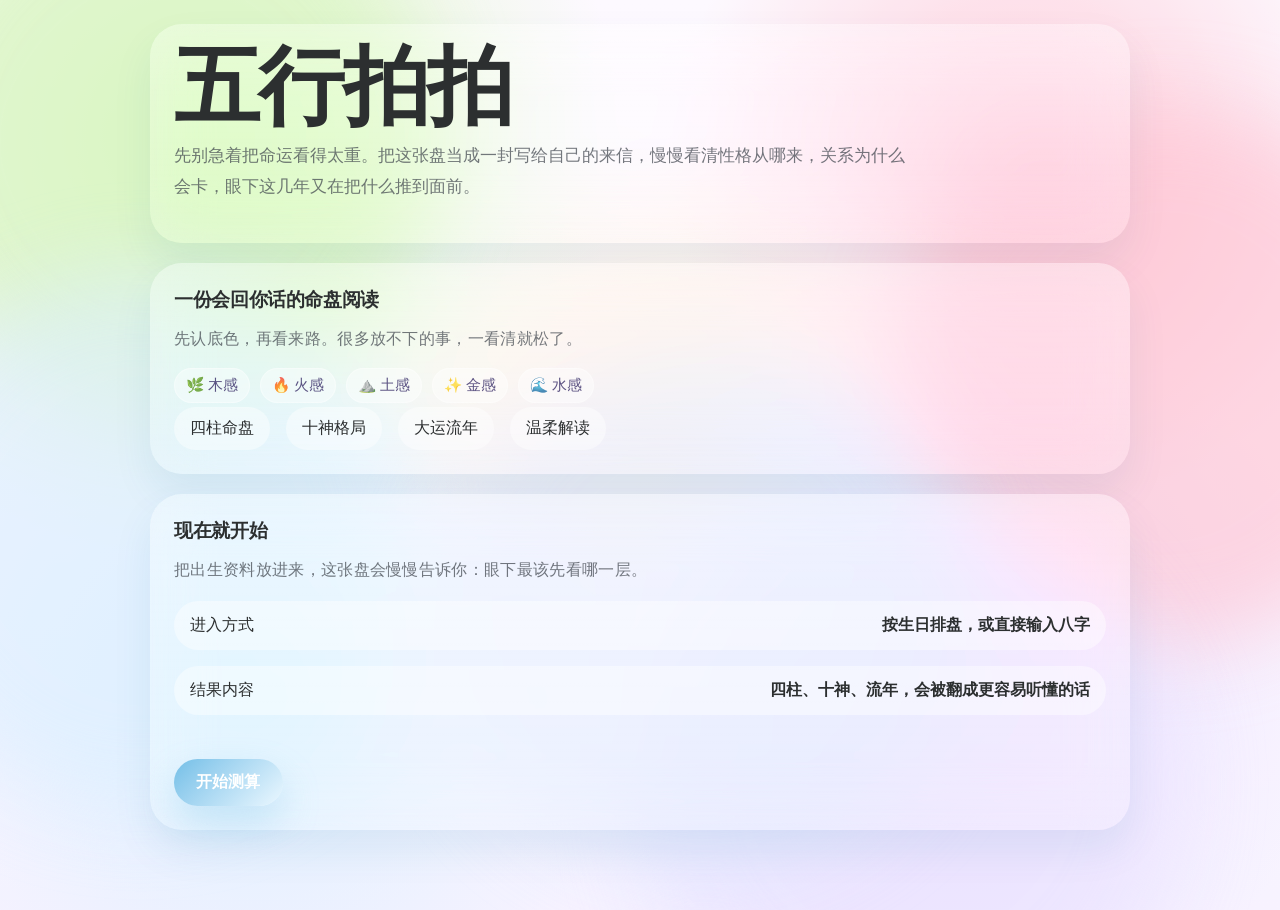
<file: index.html>
﻿<!DOCTYPE html>
<html lang="zh-CN">
  <head>
    <meta charset="UTF-8" />
    <meta name="viewport" content="width=device-width, initial-scale=1.0" />
    <title>五行拍拍 | 命盘气场阅读</title>
    <meta
      name="description"
      content="五行拍拍是一款以治愈感与光晕渐变风呈现的命盘气场阅读网站。先从首页进入，再到开始测算页，查看四柱、十神、格局、大运与流年。"
    />
    <meta name="wxp-api-base" content="" />
    <link rel="stylesheet" href="./static/styles.css?v=20260501b" />
  </head>
  <body>
    <div class="ambient ambient-a"></div>
    <div class="ambient ambient-b"></div>
    <div class="ambient ambient-c"></div>
    <div class="ambient ambient-d"></div>
    <div class="ambient ambient-e"></div>

    <div class="page-shell">
      <header class="hero">
        <div class="hero-copy glow-card hero-copy-wide">
          <h1>五行拍拍</h1>
          <p class="hero-text">
            先别急着把命运看得太重。把这张盘当成一封写给自己的来信，慢慢看清性格从哪来，关系为什么会卡，眼下这几年又在把什么推到面前。
          </p>
        </div>
      </header>

      <main>
        <section class="calculator">
          <div class="stacked-workspace">
            <section class="panel glow-card landing-panel">
              <div class="panel-header">
                <h3>一份会回你话的命盘阅读</h3>
                <p class="poetic-copy">先认底色，再看来路。很多放不下的事，一看清就松了。</p>
              </div>
              <div class="emoji-sticker-row" aria-hidden="true">
                <span>🌿 木感</span>
                <span>🔥 火感</span>
                <span>⛰️ 土感</span>
                <span>✨ 金感</span>
                <span>🌊 水感</span>
              </div>
              <div class="orbit-stack">
                <span>四柱命盘</span>
                <span>十神格局</span>
                <span>大运流年</span>
                <span>温柔解读</span>
              </div>
            </section>

            <section class="panel glow-card landing-panel">
              <div class="panel-header">
                <h3>现在就开始</h3>
                <p class="poetic-copy">把出生资料放进来，这张盘会慢慢告诉你：眼下最该先看哪一层。</p>
              </div>
              <div class="stacked-meta">
                <div class="meta-pill">
                  <span>进入方式</span>
                  <strong>按生日排盘，或直接输入八字</strong>
                </div>
                <div class="meta-pill">
                  <span>结果内容</span>
                  <strong>四柱、十神、流年，会被翻成更容易听懂的话</strong>
                </div>
                <div class="hero-actions">
                  <a class="button primary" href="./calculator.html">开始测算</a>
                </div>
              </div>
            </section>
          </div>
        </section>
      </main>
    </div>
  </body>
</html>
</file>
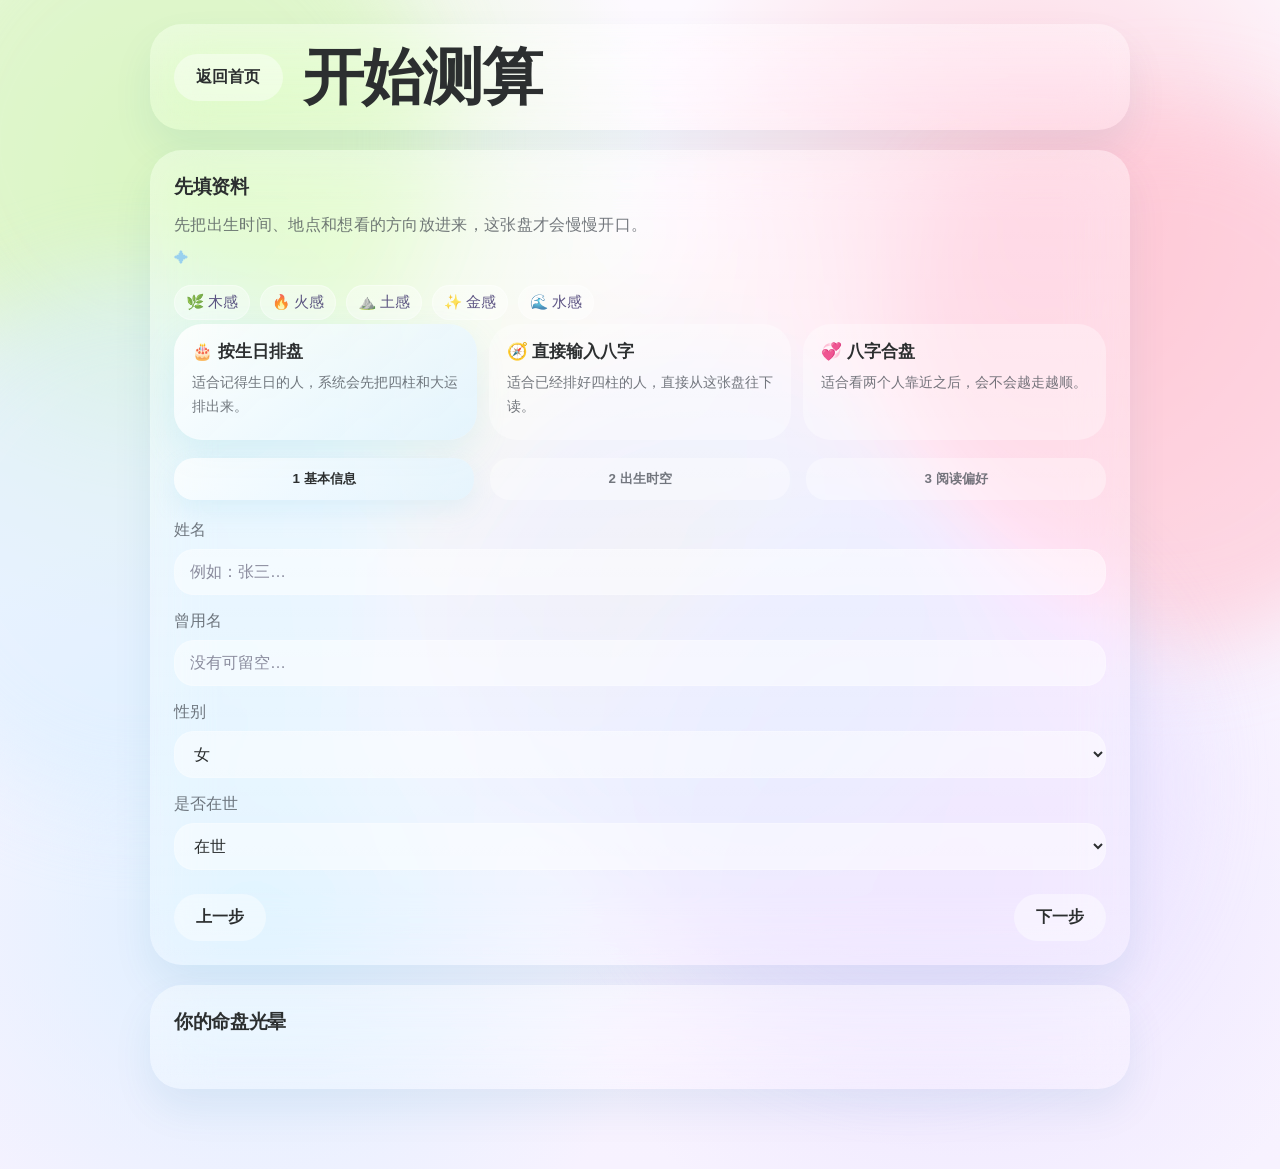
<file: calculator.html>
﻿<!DOCTYPE html>
<html lang="zh-CN">
  <head>
    <meta charset="UTF-8" />
    <meta name="viewport" content="width=device-width, initial-scale=1.0" />
    <title>开始测算 | 五行拍拍</title>
    <meta
      name="description"
      content="进入五行拍拍开始测算页，按生日排盘或直接输入八字，查看四柱、十神、格局、大运与流年解读。"
    />
    <meta name="wxp-api-base" content="" />
    <link rel="stylesheet" href="./static/styles.css?v=20260501b" />
  </head>
  <body>
    <div class="ambient ambient-a"></div>
    <div class="ambient ambient-b"></div>
    <div class="ambient ambient-c"></div>
    <div class="ambient ambient-d"></div>
    <div class="ambient ambient-e"></div>

    <div class="page-shell">
      <main class="calculator-page standalone-page">
        <section class="page-topbar glow-card" aria-label="page navigation">
          <a class="button ghost" href="./index.html">返回首页</a>
          <div class="page-topbar-copy">
            <h1>开始测算</h1>
          </div>
        </section>

        <section class="calculator" id="calculator">
          <div class="stacked-workspace">
            <section class="panel form-panel glow-card">
              <div class="panel-header">
                <h3>先填资料</h3>
                <p class="soft-copy poetic-copy">先把出生时间、地点和想看的方向放进来，这张盘才会慢慢开口。</p>
                <p class="draft-status is-hidden" id="draft-status" aria-live="polite"></p>
              </div>

              <div class="emoji-sticker-row" aria-hidden="true">
                <span>🌿 木感</span>
                <span>🔥 火感</span>
                <span>⛰️ 土感</span>
                <span>✨ 金感</span>
                <span>🌊 水感</span>
              </div>

              <div class="mode-switch" aria-label="calculation mode">
                <button class="mode-tab is-active" type="button" data-mode-target="profile-mode">
                  <strong>🎂 按生日排盘</strong>
                  <small>适合记得生日的人，系统会先把四柱和大运排出来。</small>
                </button>
                <button class="mode-tab" type="button" data-mode-target="bazi-mode">
                  <strong>🧭 直接输入八字</strong>
                  <small>适合已经排好四柱的人，直接从这张盘往下读。</small>
                </button>
                <button class="mode-tab" type="button" data-mode-target="compatibility-mode">
                  <strong>💞 八字合盘</strong>
                  <small>适合看两个人靠近之后，会不会越走越顺。</small>
                </button>
              </div>

              <div class="mode-panel is-active" id="profile-mode">
                <div class="stepper" aria-label="steps">
                  <button class="step is-active" type="button" data-step-target="0">1 基本信息</button>
                  <button class="step" type="button" data-step-target="1">2 出生时空</button>
                  <button class="step" type="button" data-step-target="2">3 阅读偏好</button>
                </div>

                <form id="bazi-form" class="wizard-form">
                  <section class="step-panel is-active" data-step-panel="0">
                    <label>
                      <span>姓名</span>
                      <input name="name" type="text" placeholder="例如：张三…" autocomplete="name" required />
                    </label>
                    <label>
                      <span>曾用名</span>
                      <input name="formerName" type="text" placeholder="没有可留空…" autocomplete="off" />
                    </label>
                    <label>
                      <span>性别</span>
                      <select name="gender" autocomplete="sex" required>
                        <option value="female">女</option>
                        <option value="male">男</option>
                      </select>
                    </label>
                    <label>
                      <span>是否在世</span>
                      <select name="status" autocomplete="off" required>
                        <option value="alive">在世</option>
                        <option value="deceased">已故</option>
                      </select>
                    </label>
                  </section>

                  <section class="step-panel" data-step-panel="1">
                    <p class="step-note">形分昼夜，气有浅深。知道准确时间就直接填写；如果不确定，也可以按十二时辰选一个最接近的时间段继续测算。</p>
                    <label>
                      <span>阳历生日</span>
                      <input
                        name="birthday"
                        id="birthday-input"
                        type="text"
                        inputmode="numeric"
                        placeholder="例如：20010129"
                        autocomplete="bday"
                        required
                      />
                      <small class="input-hint">也可以输入 2001-01-29，系统会自动识别；不知道准确时间也可以先选下方的模糊时段。</small>
                    </label>
                    <label>
                      <span>出生时间</span>
                      <input name="birthTime" id="birth-time-input" type="time" autocomplete="off" />
                    </label>
                    <label>
                      <span>时间模糊描述</span>
                      <select name="timeRange" id="time-range-select" autocomplete="off">
                        <option value="exact">已提供精确时间</option>
                        <option value="late-zi">深夜 23:00-01:00</option>
                        <option value="chou">凌晨 01:00-03:00</option>
                        <option value="yin">黎明 03:00-05:00</option>
                        <option value="mao">早晨 05:00-07:00</option>
                        <option value="chen">早餐后 07:00-09:00</option>
                        <option value="si">上午 09:00-11:00</option>
                        <option value="wu">中午 11:00-13:00</option>
                        <option value="wei">午后 13:00-15:00</option>
                        <option value="shen">下午 15:00-17:00</option>
                        <option value="you">傍晚 17:00-19:00</option>
                        <option value="early-night">晚上 19:00-21:00</option>
                        <option value="late-night">晚上 21:00-23:00</option>
                        <option value="unknown">不确定</option>
                      </select>
                    </label>
                    <label>
                      <span>出生地</span>
                      <input name="birthplace" type="text" placeholder="例如：上海市…" autocomplete="address-level2" required />
                    </label>
                    <label>
                      <span>农历生日备注</span>
                      <input name="lunarNote" type="text" placeholder="不知道可留空…" autocomplete="off" />
                    </label>
                  </section>

                  <section class="step-panel" data-step-panel="2">
                    <fieldset class="choice-group">
                      <legend>优先想看</legend>
                      <div class="choice-grid">
                        <label class="choice-card">
                          <input type="radio" name="focus" value="overall" checked />
                          <span>综合命盘</span>
                          <small>先看整张盘的底色、主轴和眼下这步运。</small>
                        </label>
                        <label class="choice-card">
                          <input type="radio" name="focus" value="career" />
                          <span>事业财运</span>
                          <small>更看工作位置、赚钱方式和现实推进力。</small>
                        </label>
                        <label class="choice-card">
                          <input type="radio" name="focus" value="relationship" />
                          <span>感情婚姻</span>
                          <small>更看关系需求、相处模式和回应感。</small>
                        </label>
                        <label class="choice-card">
                          <input type="radio" name="focus" value="annual" />
                          <span>年度流年</span>
                          <small>更看接下来几年会被推到眼前的主题。</small>
                        </label>
                      </div>
                    </fieldset>
                    <label>
                      <span>想看的时间范围</span>
                      <select name="horizon" autocomplete="off">
                        <option value="3">未来 3 年</option>
                        <option value="5">未来 5 年</option>
                        <option value="10">未来 10 年</option>
                      </select>
                    </label>
                    <label>
                      <span>补充说明</span>
                      <textarea
                        name="notes"
                        rows="5"
                        placeholder="例如：更想看工作节奏、关系状态、未来几年是否适合换环境…"
                        autocomplete="off"
                      ></textarea>
                    </label>
                  </section>

                  <div class="form-actions">
                    <button type="button" class="button ghost" id="prev-step">上一步</button>
                    <div class="action-group">
                      <button type="button" class="button secondary" id="next-step">下一步</button>
                      <button type="submit" class="button primary" hidden>生成光晕命盘</button>
                    </div>
                  </div>
                  <p class="form-feedback is-hidden" id="form-feedback" role="alert"></p>
                </form>
              </div>

              <div class="mode-panel" id="bazi-mode">
                <form id="bazi-direct-form" class="wizard-form">
                  <label>
                    <span>姓名</span>
                    <input name="name" type="text" placeholder="例如：李四…" autocomplete="name" required />
                  </label>
                  <label>
                    <span>性别</span>
                    <select name="gender" autocomplete="sex" required>
                      <option value="female">女</option>
                      <option value="male">男</option>
                    </select>
                  </label>
                  <label>
                    <span>年柱</span>
                    <input name="yearPillar" type="text" placeholder="例如：庚辰…" autocomplete="off" required />
                  </label>
                  <label>
                    <span>月柱</span>
                    <input name="monthPillar" type="text" placeholder="例如：己丑…" autocomplete="off" required />
                  </label>
                  <label>
                    <span>日柱</span>
                    <input name="dayPillar" type="text" placeholder="例如：壬辰…" autocomplete="off" required />
                  </label>
                  <label>
                    <span>时柱</span>
                    <input name="timePillar" type="text" placeholder="例如：庚戌，不知道可留空…" autocomplete="off" />
                  </label>
                  <fieldset class="choice-group">
                    <legend>优先想看</legend>
                    <div class="choice-grid">
                      <label class="choice-card">
                        <input type="radio" name="focus" value="overall" checked />
                        <span>综合命盘</span>
                        <small>先看整张盘的底色、主轴和眼下这步运。</small>
                      </label>
                      <label class="choice-card">
                        <input type="radio" name="focus" value="career" />
                        <span>事业财运</span>
                        <small>更看工作位置、赚钱方式和现实推进力。</small>
                      </label>
                      <label class="choice-card">
                        <input type="radio" name="focus" value="relationship" />
                        <span>感情婚姻</span>
                        <small>更看关系需求、相处模式和回应感。</small>
                      </label>
                      <label class="choice-card">
                        <input type="radio" name="focus" value="annual" />
                        <span>年度流年</span>
                        <small>更看接下来几年会被推到眼前的主题。</small>
                      </label>
                    </div>
                  </fieldset>
                  <label>
                    <span>想看的时间范围</span>
                    <select name="horizon" autocomplete="off">
                      <option value="3">未来 3 年</option>
                      <option value="5">未来 5 年</option>
                      <option value="10">未来 10 年</option>
                    </select>
                  </label>
                  <p class="soft-copy">如果你已经从别处排好了八字，这里可以直接输入四柱。后续补充阳历生日与出生时间，还能继续细化起运与大运。</p>
                  <button type="submit" class="button primary">按八字直接测算</button>
                  <p class="form-feedback is-hidden" id="direct-form-feedback" role="alert"></p>
                </form>
              </div>

              <div class="mode-panel" id="compatibility-mode">
                <form id="compatibility-form" class="wizard-form compatibility-form">
                  <div class="compatibility-form-intro">
                    <span class="upgrade-tag unlock">免费合盘 1 次</span>
                    <p>先填两个人的出生资料。时间不知道也可以选模糊时段，系统会先看两张盘的日主、五行、夫妻宫、十神和大运节奏。</p>
                  </div>
                  <div class="compatibility-person-grid">
                    <section class="compatibility-person-card">
                      <h4>你的资料</h4>
                      <label>
                        <span>姓名</span>
                        <input name="selfName" type="text" placeholder="例如：张三" autocomplete="name" required />
                      </label>
                      <label>
                        <span>性别</span>
                        <select name="selfGender" autocomplete="sex" required>
                          <option value="female">女</option>
                          <option value="male">男</option>
                        </select>
                      </label>
                      <label>
                        <span>阳历生日</span>
                        <input name="selfBirthday" type="text" inputmode="numeric" data-birthday-format placeholder="例如：20010129" required />
                        <small class="input-hint">也可输入 2001-01-29，会自动识别。</small>
                      </label>
                      <label>
                        <span>出生时间</span>
                        <input name="selfBirthTime" type="time" autocomplete="off" />
                      </label>
                      <label>
                        <span>时间模糊描述</span>
                        <select name="selfTimeRange" autocomplete="off">
                          <option value="exact">已提供精确时间</option>
                          <option value="late-zi">深夜 23:00-01:00</option>
                          <option value="chou">凌晨 01:00-03:00</option>
                          <option value="yin">黎明 03:00-05:00</option>
                          <option value="mao">早晨 05:00-07:00</option>
                          <option value="chen">早餐后 07:00-09:00</option>
                          <option value="si">上午 09:00-11:00</option>
                          <option value="wu">中午 11:00-13:00</option>
                          <option value="wei">午后 13:00-15:00</option>
                          <option value="shen">下午 15:00-17:00</option>
                          <option value="you">傍晚 17:00-19:00</option>
                          <option value="early-night">晚上 19:00-21:00</option>
                          <option value="late-night">晚上 21:00-23:00</option>
                          <option value="unknown">不确定</option>
                        </select>
                      </label>
                      <label>
                        <span>出生地</span>
                        <input name="selfBirthplace" type="text" placeholder="例如：上海市" required />
                      </label>
                    </section>

                    <section class="compatibility-person-card">
                      <h4>对方资料</h4>
                      <label>
                        <span>姓名</span>
                        <input name="partnerName" type="text" placeholder="例如：李四" autocomplete="off" required />
                      </label>
                      <label>
                        <span>性别</span>
                        <select name="partnerGender" autocomplete="sex" required>
                          <option value="female">女</option>
                          <option value="male">男</option>
                        </select>
                      </label>
                      <label>
                        <span>阳历生日</span>
                        <input name="partnerBirthday" type="text" inputmode="numeric" data-birthday-format placeholder="例如：19990808" required />
                        <small class="input-hint">不知道准确时间也没关系，先选一个最接近的时段。</small>
                      </label>
                      <label>
                        <span>出生时间</span>
                        <input name="partnerBirthTime" type="time" autocomplete="off" />
                      </label>
                      <label>
                        <span>时间模糊描述</span>
                        <select name="partnerTimeRange" autocomplete="off">
                          <option value="exact">已提供精确时间</option>
                          <option value="late-zi">深夜 23:00-01:00</option>
                          <option value="chou">凌晨 01:00-03:00</option>
                          <option value="yin">黎明 03:00-05:00</option>
                          <option value="mao">早晨 05:00-07:00</option>
                          <option value="chen">早餐后 07:00-09:00</option>
                          <option value="si">上午 09:00-11:00</option>
                          <option value="wu">中午 11:00-13:00</option>
                          <option value="wei">午后 13:00-15:00</option>
                          <option value="shen">下午 15:00-17:00</option>
                          <option value="you">傍晚 17:00-19:00</option>
                          <option value="early-night">晚上 19:00-21:00</option>
                          <option value="late-night">晚上 21:00-23:00</option>
                          <option value="unknown">不确定</option>
                        </select>
                      </label>
                      <label>
                        <span>出生地</span>
                        <input name="partnerBirthplace" type="text" placeholder="例如：杭州市" required />
                      </label>
                    </section>
                  </div>
                  <div class="form-actions">
                    <p class="soft-copy">免费合盘用完后，继续深读为 9.9 / 次。</p>
                    <button type="submit" class="button primary">开始合盘测算</button>
                  </div>
                  <p class="form-feedback is-hidden" id="compatibility-form-feedback" role="alert"></p>
                </form>
              </div>
            </section>

            <section class="panel result-panel glow-card" id="result-panel">
              <div class="panel-header result-heading">
                <div>
                  <h3>你的命盘光晕</h3>
                </div>
              </div>

              <div class="result-empty" id="result-empty">
              </div>

              <div class="result-content is-hidden" id="result-content">
                <article class="share-card glow-card" id="share-card">
                  <div class="share-card-top">
                    <div>
                      <p class="summary-label">适合截图分享</p>
                      <h3 id="share-card-title">-</h3>
                      <p id="share-card-subtitle" class="share-card-subtitle">-</p>
                    </div>
                    <div class="share-card-stickers" id="share-card-tags"></div>
                  </div>
                  <blockquote class="share-card-quote" id="share-card-quote">-</blockquote>
                  <div class="share-card-grid">
                    <section class="share-card-cell">
                      <span>最像这一点</span>
                      <p id="share-card-energy">-</p>
                    </section>
                    <section class="share-card-cell">
                      <span>最近正在学</span>
                      <p id="share-card-momentum">-</p>
                    </section>
                    <section class="share-card-cell">
                      <span>顺起来的条件</span>
                      <p id="share-card-comfort">-</p>
                    </section>
                  </div>
                  <div class="share-card-footer">
                    <strong>五行拍拍</strong>
                    <span>把命盘翻成更容易看懂的话</span>
                  </div>
                </article>

                <section class="summary-band">
                  <div class="summary-card glow-card">
                    <p class="summary-label" id="summary-label-name">命盘原型</p>
                    <h4 id="summary-name">-</h4>
                    <p id="summary-theme" class="summary-subtext">-</p>
                    <div class="summary-badges" id="summary-badges"></div>
                  </div>
                  <div class="summary-card glow-card">
                    <p class="summary-label" id="summary-label-day-master">日主气质</p>
                    <h4 id="summary-day-master">-</h4>
                    <p id="summary-lunar" class="summary-subtext">-</p>
                    <p id="summary-day-note" class="summary-support">-</p>
                  </div>
                  <div class="summary-card glow-card">
                    <p class="summary-label" id="summary-label-stage">现在这步</p>
                    <h4 id="summary-pattern">-</h4>
                    <p id="summary-time-note" class="summary-subtext">-</p>
                    <p id="summary-stage-vibe" class="summary-support">-</p>
                  </div>
                </section>

                <article class="result-card wide glow-card">
                  <div class="insight-list">
                    <section class="insight-card insight-primary">
                      <h5>命盘底色</h5>
                      <p id="analysis-overview">-</p>
                    </section>
                    <div class="insight-grid">
                      <section class="insight-card">
                        <h5>给人的感觉</h5>
                        <p id="analysis-public-persona">-</p>
                      </section>
                      <section class="insight-card">
                        <h5>亲密关系里的模式</h5>
                        <p id="analysis-intimacy">-</p>
                      </section>
                    </div>
                    <div class="insight-grid insight-grid-compact">
                      <section class="insight-card">
                        <h5>容易内耗的地方</h5>
                        <p id="analysis-burnout">-</p>
                      </section>
                      <section class="insight-card">
                        <h5>最需要的关系安全感</h5>
                        <p id="analysis-security-need">-</p>
                      </section>
                      <section class="insight-card">
                        <h5>未来两三年的变化重心</h5>
                        <p id="analysis-change-area">-</p>
                      </section>
                    </div>
                  </div>
                </article>

                <article class="result-card wide glow-card">
                  <div class="card-header">
                    <h4>你的五行属性</h4>
                    <p>先看哪一股气最显眼。很多舒服不舒服、顺不顺，往往都跟这一层有关。</p>
                  </div>
                  <div id="elements-chart" class="elements-chart"></div>
                </article>

                <article class="result-card wide glow-card featured-reading">
                  <div class="card-header featured-header">
                    <h4>温柔解读</h4>
                    <p class="poetic-copy">先别急着把这张盘看重，先看心里最常绷着的是哪一层。</p>
                  </div>
                  <div class="featured-copy" id="analysis-healing">-</div>
                </article>

                <section class="result-grid">
                  <article class="result-card wide glow-card hero-result-card">
                    <div class="card-header">
                      <h4>四柱与十神</h4>
                      <p>四柱排开后，性格、关系和做事路数都会慢慢有迹可循。这里也补上常看的神煞，拿来当辅助线索一起读。</p>
                    </div>
                    <div class="table-wrap">
                      <table class="pillars-table">
                        <thead>
                          <tr>
                            <th>四柱</th>
                            <th>天干</th>
                            <th>地支</th>
                            <th>五行</th>
                            <th>藏干 / 十神 / 纳音 / 神煞</th>
                          </tr>
                        </thead>
                        <tbody id="pillars-body"></tbody>
                      </table>
                    </div>
                    <p class="soft-copy">神煞更像给整张盘打侧光。桃花、红鸾、天喜偏人缘和关系气场，驿马偏变动和奔波，天乙、文昌、天德、月德更像有人提携、脑子清亮，或关键时刻容易逢到顺手的助力。它们不单独定吉凶，还是要放回整张盘里一起看；不是每一柱都会见到贵人，没有写出来也不代表不好。</p>
                    <div class="shen-sha-summary" id="shen-sha-summary"></div>
                  </article>

                  <article class="result-card glow-card">
                    <div class="card-header">
                      <h4>格局与大运</h4>
                      <p>格局像这张盘做事的骨架，大运像这几年一直在吹的风。两边一起看，很多问题会更落地。</p>
                    </div>
                    <div class="stacked-meta">
                      <div class="meta-pill">
                        <span>格局</span>
                        <strong id="geju-label">-</strong>
                      </div>
                      <p id="geju-summary" class="soft-copy">-</p>
                      <div class="meta-pill">
                        <span>当前大运</span>
                        <strong id="current-dayun">-</strong>
                      </div>
                      <p id="dayun-summary" class="soft-copy">-</p>
                    </div>
                  </article>

                  <article class="result-card glow-card">
                    <div class="card-header">
                      <h4>时辰校准</h4>
                      <p>时间不准也别急，先把不会变的底色看稳，再慢慢缩小时段。</p>
                    </div>
                    <div class="stacked-meta">
                      <div class="meta-pill">
                        <span>当前状态</span>
                        <strong id="time-mode-label">-</strong>
                      </div>
                      <p id="time-mode-summary" class="soft-copy">-</p>
                      <div id="time-candidates" class="chip-grid"></div>
                      <p id="time-mode-prompt" class="soft-copy">-</p>
                    </div>
                  </article>

                  <article class="result-card wide glow-card">
                    <div class="card-header">
                      <h4>十神主题</h4>
                      <p>可以先把十神当成几种常用反应：有人先想透，有人先表达，有人先看值不值得。</p>
                    </div>
                    <div id="ten-gods-grid" class="chip-grid"></div>
                  </article>

                  <article class="result-card wide glow-card">
                    <div class="card-header">
                      <h4>未来流年卡片</h4>
                      <p>先看接下来几年会把什么推到台前，不急着一句话分好坏。</p>
                    </div>
                    <div id="annual-cards" class="annual-grid"></div>
                  </article>

                  <article class="result-card wide glow-card dream-feature-card">
                    <div class="card-header">
                      <h4>梦境解读</h4>
                      <p>梦不是单独拿出来猜吉凶，更像心里有句话白天没说完，晚上换了个画面继续说。</p>
                    </div>
                    <div class="dream-feature-shell">
                      <div class="dream-feature-copy">
                        <p>这个模块最适合解那种醒来后还黏在心上的梦。越能说清楚梦里最刺的一幕、最重的感觉，解读就越像在对症下药。</p>
                        <div class="upgrade-examples">
                          <span>示例：梦见考试怎么写也写不完，常常不是在说考试本身，而是在说“我不能失手”的压力。</span>
                          <span>示例：梦见一直找路、回家或赶不上车，往往是在提醒：现实里有件事还没真正定下来。</span>
                        </div>
                      </div>
                      <div class="dream-feature-action">
                        <span class="upgrade-tag unlock">此设备今日 1 次免费</span>
                        <p class="dream-quota-note" id="dream-quota-note">今天先从最挂心的一场梦开始。</p>
                        <button type="button" class="button secondary dream-button" data-dream-unlock>开始解梦</button>
                      </div>
                    </div>
                    <form class="dream-form" id="dream-form">
                      <label>
                        <span>昨晚最记得的一幕</span>
                        <textarea
                          id="dream-input"
                          rows="4"
                          placeholder="例如：梦见考试一直写不完，醒来后心里还是很紧。"
                          required
                        ></textarea>
                      </label>
                      <div class="dream-actions">
                        <button type="submit" class="button primary">解读这个梦</button>
                        <p class="dream-form-note">建议把梦里最刺的一幕、最强的情绪、醒来后最放不下的点说出来。</p>
                      </div>
                    </form>
                      <p class="form-feedback is-hidden" id="dream-feedback" aria-live="polite"></p>
                      <section class="dream-paywall is-hidden" id="dream-paywall">
                        <div>
                          <span class="upgrade-tag paid">付费解锁</span>
                          <h5>今日梦境深读</h5>
                          <p>此设备今天的免费解梦已经用完。如果这个梦还反复挂在心里，可以用 9.9 手动确认解锁一次更完整的深读。</p>
                        </div>
                        <button type="button" class="button primary" data-checkout-scroll data-checkout-service="dream">9.9 解锁梦境深读</button>
                      </section>
                      <section class="dream-response is-hidden" id="dream-response">
                        <div class="followup-response-header">
                          <h5>把梦放回这张命盘里看</h5>
                        <p>先看梦在演什么，再看这张盘眼下最容易被触动的是哪一层。</p>
                      </div>
                      <div id="dream-thread" class="followup-thread"></div>
                      </section>
                    </article>

                    <article class="result-card wide glow-card compatibility-card">
                      <div class="card-header">
                        <h4>八字合盘</h4>
                        <p>想看两个人靠近之后是互相养人，还是越走越累，就从这里开始。</p>
                      </div>
                      <div class="compatibility-shell">
                        <div class="compatibility-copy">
                          <span class="upgrade-tag unlock">免费体验 1 次</span>
                          <h5>关系合盘深读</h5>
                          <p>会把两个人的日主、五行、夫妻宫、十神互动和这几年运势放在一起看，不只看合不合，更看怎么相处才不容易互耗。</p>
                          <div class="upgrade-examples">
                            <span>示例：谁更需要安全感，谁更容易先退一步？</span>
                            <span>示例：这段关系是互相滋养，还是容易一方长期消耗？</span>
                            <span>示例：接下来两三年适合确认关系，还是先把现实问题谈清？</span>
                          </div>
                        </div>
                        <div class="compatibility-action">
                          <p>先免费看一次关系底色。如果还想继续细看卡点、推进节奏和未来两三年的变化，再用 9.9 往下看。</p>
                          <button type="button" class="button primary" data-compatibility-action>免费体验合盘</button>
                        </div>
                      </div>
                      <section class="compatibility-response is-hidden" id="compatibility-response"></section>
                    </article>

                    <article class="result-card wide glow-card checkout-card is-hidden" id="checkout-card">
                      <div class="card-header">
                        <h4 id="checkout-title">确认解锁</h4>
                        <p id="checkout-description">这是手动确认版支付入口。扫码后回到这里确认，对应内容会继续展开。</p>
                      </div>
                      <div class="checkout-grid">
                        <div class="checkout-plan">
                          <span class="upgrade-tag paid" id="checkout-service-label">付费解锁</span>
                          <h5 id="checkout-price">¥9.9 / 次</h5>
                          <p id="checkout-service-copy">适合把一个具体问题继续往下看。付款完成后，页面会回到刚才的模块。</p>
                        </div>
                        <div class="checkout-qr-card">
                          <img src="./static/payments/wechat-pay.png" alt="微信收款码" />
                          <p>请使用微信扫码支付 9.9。当前页面不会自动校验支付状态，完成后回到这一页手动确认。</p>
                          <button type="button" class="button primary" id="checkout-complete">我已扫码支付，继续查看</button>
                          <button type="button" class="button ghost" id="checkout-cancel">暂时不解锁</button>
                        </div>
                      </div>
                    </article>

                    <article class="result-card wide glow-card followup-card">
                    <div class="card-header">
                      <h4>继续往下问</h4>
                      <p>此设备每天 1 次免费追问。想把一个具体问题看深一点，就从这里接着问。</p>
                    </div>
                    <div class="followup-shell">
                      <div class="followup-suggestions" id="followup-suggestions"></div>
                      <form class="followup-form" id="followup-form">
                        <label>
                          <span>现在最想继续问什么</span>
                          <textarea
                            id="followup-input"
                            rows="4"
                            placeholder="例如：我接下来两年更适合换工作，还是先稳住？"
                            required
                          ></textarea>
                        </label>
                        <div class="followup-actions">
                          <button type="submit" class="button primary">继续看看</button>
                        </div>
                      </form>
                      <section class="followup-response is-hidden" id="followup-response">
                        <div class="followup-response-header">
                          <h5>刚才问到这里</h5>
                          <p>这一栏会接着上一个问题往下走，不用每次都从头讲。</p>
                        </div>
                        <div id="followup-thread" class="followup-thread"></div>
                      </section>
                      <section class="followup-upgrade is-hidden" id="followup-upgrade">
                        <div class="followup-upgrade-grid">
                          <article class="upgrade-card">
                            <span class="upgrade-tag paid">9.9 / 次</span>
                            <h5>继续细看</h5>
                            <p>今天的免费追问用完后，还可以把问题收窄到一个具体场景继续往下看。比如“这两年换工作最该避开什么”或“关系里最容易先卡在哪一句话”。</p>
                            <div class="upgrade-examples">
                              <span>示例：这步运最先推到眼前的现实安排是什么？</span>
                              <span>示例：这层关系最怕卡在回应、边界，还是节奏？</span>
                            </div>
                          </article>
                        </div>
                      </section>
                    </div>
                  </article>
                </section>
              </div>
            </section>
          </div>
        </section>
      </main>
    </div>

    <script src="./static/runtime-config.js?v=20260501b"></script>
    <script src="./static/calculator.js?v=20260501b"></script>
  </body>
</html>
</file>
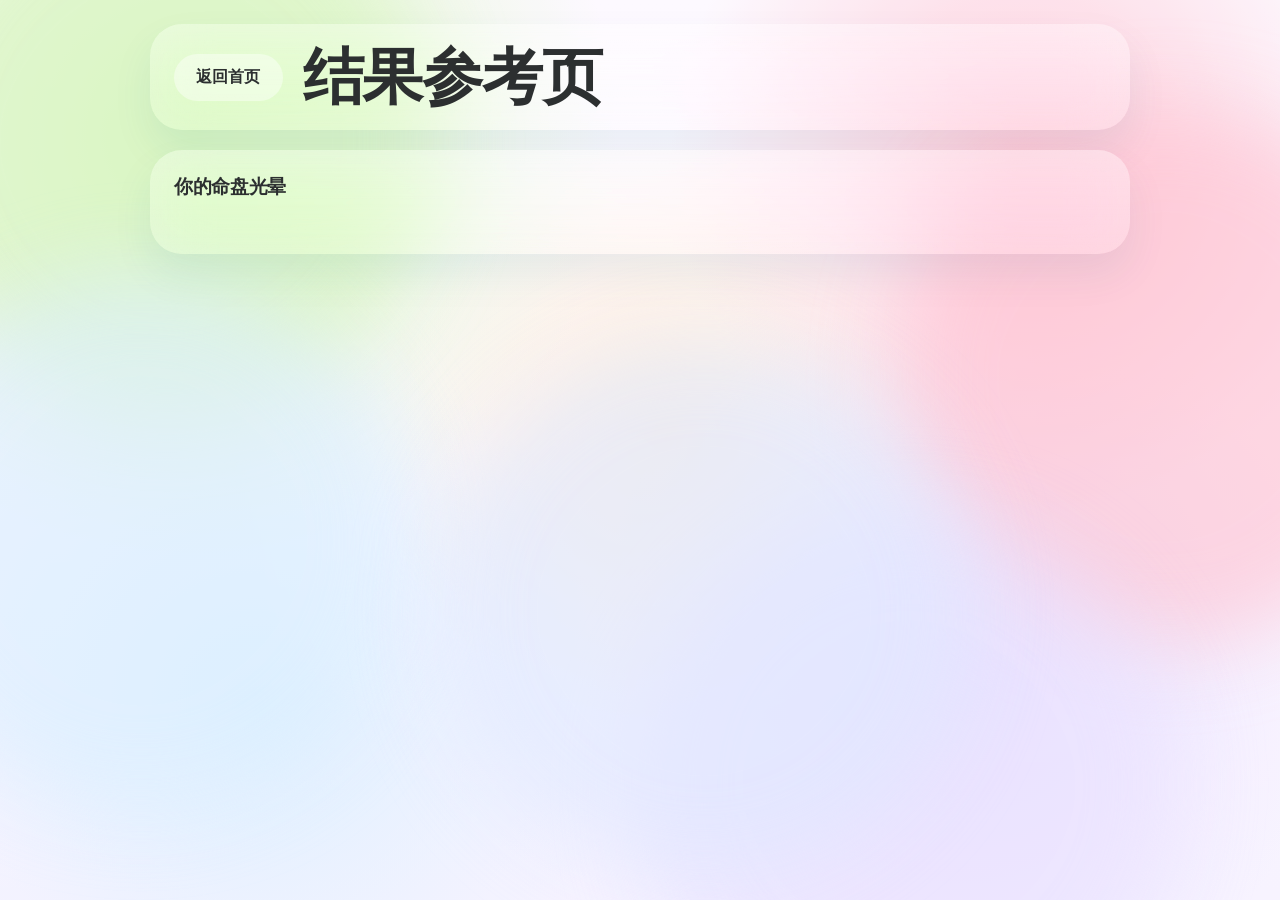
<file: result-preview.html>
﻿<!DOCTYPE html>
<html lang="zh-CN">
  <head>
    <meta charset="UTF-8" />
    <meta name="viewport" content="width=device-width, initial-scale=1.0" />
    <title>结果预览 | 五行拍拍</title>
    <meta
      name="description"
      content="五行拍拍结果预览页，用固定示例快速查看命盘结果、温柔解读、神煞、梦境解读与继续问答。"
    />
    <meta name="wxp-api-base" content="" />
    <link rel="stylesheet" href="./static/styles.css?v=20260501b" />
  </head>
  <body>
    <div class="ambient ambient-a"></div>
    <div class="ambient ambient-b"></div>
    <div class="ambient ambient-c"></div>
    <div class="ambient ambient-d"></div>
    <div class="ambient ambient-e"></div>

    <div class="page-shell">
      <main class="calculator-page standalone-page">
        <section class="page-topbar glow-card">
          <a class="button ghost" href="./index.html">返回首页</a>
          <div class="page-topbar-copy">
            <h1>结果参考页</h1>
          </div>
        </section>

        <section class="calculator">
          <div class="stacked-workspace">
            <section class="panel result-panel glow-card" id="result-panel">
              <div class="panel-header result-heading">
                <div>
                  <h3>你的命盘光晕</h3>
                </div>
              </div>

              <div class="result-empty" id="result-empty"></div>

              <div class="result-content is-hidden" id="result-content">
                <article class="share-card glow-card" id="share-card">
                  <div class="share-card-top">
                    <div>
                      <p class="summary-label">适合截图分享</p>
                      <h3 id="share-card-title">-</h3>
                      <p id="share-card-subtitle" class="share-card-subtitle">-</p>
                    </div>
                    <div class="share-card-stickers" id="share-card-tags"></div>
                  </div>
                  <blockquote class="share-card-quote" id="share-card-quote">-</blockquote>
                  <div class="share-card-grid">
                    <section class="share-card-cell">
                      <span>最像这一点</span>
                      <p id="share-card-energy">-</p>
                    </section>
                    <section class="share-card-cell">
                      <span>最近正在学</span>
                      <p id="share-card-momentum">-</p>
                    </section>
                    <section class="share-card-cell">
                      <span>顺起来的条件</span>
                      <p id="share-card-comfort">-</p>
                    </section>
                  </div>
                  <div class="share-card-footer">
                    <strong>五行拍拍</strong>
                    <span>把命盘翻成更容易看懂的话</span>
                  </div>
                </article>

                <section class="summary-band">
                  <div class="summary-card glow-card">
                    <p class="summary-label" id="summary-label-name">命盘原型</p>
                    <h4 id="summary-name">-</h4>
                    <p id="summary-theme" class="summary-subtext">-</p>
                    <div class="summary-badges" id="summary-badges"></div>
                  </div>
                  <div class="summary-card glow-card">
                    <p class="summary-label" id="summary-label-day-master">日主气质</p>
                    <h4 id="summary-day-master">-</h4>
                    <p id="summary-lunar" class="summary-subtext">-</p>
                    <p id="summary-day-note" class="summary-support">-</p>
                  </div>
                  <div class="summary-card glow-card">
                    <p class="summary-label" id="summary-label-stage">现在这步</p>
                    <h4 id="summary-pattern">-</h4>
                    <p id="summary-time-note" class="summary-subtext">-</p>
                    <p id="summary-stage-vibe" class="summary-support">-</p>
                  </div>
                </section>

                <article class="result-card wide glow-card">
                  <div class="insight-list">
                    <section class="insight-card insight-primary">
                      <h5>命盘底色</h5>
                      <p id="analysis-overview">-</p>
                    </section>
                    <div class="insight-grid">
                      <section class="insight-card">
                        <h5>给人的感觉</h5>
                        <p id="analysis-public-persona">-</p>
                      </section>
                      <section class="insight-card">
                        <h5>亲密关系里的模式</h5>
                        <p id="analysis-intimacy">-</p>
                      </section>
                    </div>
                    <div class="insight-grid insight-grid-compact">
                      <section class="insight-card">
                        <h5>容易内耗的地方</h5>
                        <p id="analysis-burnout">-</p>
                      </section>
                      <section class="insight-card">
                        <h5>最需要的关系安全感</h5>
                        <p id="analysis-security-need">-</p>
                      </section>
                      <section class="insight-card">
                        <h5>未来两三年的变化重心</h5>
                        <p id="analysis-change-area">-</p>
                      </section>
                    </div>
                  </div>
                </article>

                <article class="result-card wide glow-card">
                  <div class="card-header">
                    <h4>你的五行属性</h4>
                    <p>先看哪一股气最显眼。很多舒服不舒服、顺不顺，往往都跟这一层有关。</p>
                  </div>
                  <div id="elements-chart" class="elements-chart"></div>
                </article>

                <article class="result-card wide glow-card featured-reading">
                  <div class="card-header featured-header">
                    <h4>温柔解读</h4>
                    <p class="poetic-copy">先别急着把这张盘看重，先看心里最常绷着的是哪一层。</p>
                  </div>
                  <div class="featured-copy" id="analysis-healing">-</div>
                </article>

                <section class="result-grid">
                  <article class="result-card wide glow-card hero-result-card">
                    <div class="card-header">
                      <h4>四柱与十神</h4>
                      <p>四柱排开后，性格、关系和做事路数都会慢慢有迹可循。这里也补上常看的神煞，拿来当辅助线索一起读。</p>
                    </div>
                    <div class="table-wrap">
                      <table class="pillars-table">
                        <thead>
                          <tr>
                            <th>四柱</th>
                            <th>天干</th>
                            <th>地支</th>
                            <th>五行</th>
                            <th>藏干 / 十神 / 纳音 / 神煞</th>
                          </tr>
                        </thead>
                        <tbody id="pillars-body"></tbody>
                      </table>
                    </div>
                    <p class="soft-copy">神煞更像给整张盘打侧光。桃花、红鸾、天喜偏人缘和关系气场，驿马偏变动和奔波，天乙、文昌、天德、月德更像有人提携、脑子清亮，或关键时刻容易逢到顺手的助力。它们不单独定吉凶，还是要放回整张盘里一起看；不是每一柱都会见到贵人，没有写出来也不代表不好。</p>
                    <div class="shen-sha-summary" id="shen-sha-summary"></div>
                  </article>

                  <article class="result-card glow-card">
                    <div class="card-header">
                      <h4>格局与大运</h4>
                      <p>格局像这张盘做事的骨架，大运像这几年一直在吹的风。两边一起看，很多问题会更落地。</p>
                    </div>
                    <div class="stacked-meta">
                      <div class="meta-pill">
                        <span>格局</span>
                        <strong id="geju-label">-</strong>
                      </div>
                      <p id="geju-summary" class="soft-copy">-</p>
                      <div class="meta-pill">
                        <span>当前大运</span>
                        <strong id="current-dayun">-</strong>
                      </div>
                      <p id="dayun-summary" class="soft-copy">-</p>
                    </div>
                  </article>

                  <article class="result-card glow-card">
                    <div class="card-header">
                      <h4>时辰校准</h4>
                      <p>时间不准也别急，先把不会变的底色看稳，再慢慢缩小时段。</p>
                    </div>
                    <div class="stacked-meta">
                      <div class="meta-pill">
                        <span>当前状态</span>
                        <strong id="time-mode-label">-</strong>
                      </div>
                      <p id="time-mode-summary" class="soft-copy">-</p>
                      <div id="time-candidates" class="chip-grid"></div>
                      <p id="time-mode-prompt" class="soft-copy">-</p>
                    </div>
                  </article>

                  <article class="result-card wide glow-card">
                    <div class="card-header">
                      <h4>十神主题</h4>
                      <p>可以先把十神当成几种常用反应：有人先想透，有人先表达，有人先看值不值得。</p>
                    </div>
                    <div id="ten-gods-grid" class="chip-grid"></div>
                  </article>

                  <article class="result-card wide glow-card">
                    <div class="card-header">
                      <h4>未来流年卡片</h4>
                      <p>先看接下来几年会把什么推到台前，不急着一句话分好坏。</p>
                    </div>
                    <div id="annual-cards" class="annual-grid"></div>
                  </article>

                  <article class="result-card wide glow-card dream-feature-card">
                    <div class="card-header">
                      <h4>梦境解读</h4>
                      <p>梦不是单独拿出来猜吉凶，更像心里有句话白天没说完，晚上换了个画面继续说。</p>
                    </div>
                    <div class="dream-feature-shell">
                      <div class="dream-feature-copy">
                        <p>这个模块最适合解那种醒来后还黏在心上的梦。越能说清楚梦里最刺的一幕、最重的感觉，解读就越像在对症下药。</p>
                        <div class="upgrade-examples">
                          <span>示例：梦见考试怎么写也写不完，常常不是在说考试本身，而是在说“我不能失手”的压力。</span>
                          <span>示例：梦见一直找路、回家或赶不上车，往往是在提醒：现实里有件事还没真正定下来。</span>
                        </div>
                      </div>
                      <div class="dream-feature-action">
                        <span class="upgrade-tag unlock">此设备今日 1 次免费</span>
                        <p class="dream-quota-note" id="dream-quota-note">今天先从最挂心的一场梦开始。</p>
                        <button type="button" class="button secondary dream-button" data-dream-unlock>开始解梦</button>
                      </div>
                    </div>
                    <form class="dream-form" id="dream-form">
                      <label>
                        <span>昨晚最记得的一幕</span>
                        <textarea
                          id="dream-input"
                          rows="4"
                          placeholder="例如：梦见考试一直写不完，醒来后心里还是很紧。"
                          required
                        ></textarea>
                      </label>
                      <div class="dream-actions">
                        <button type="submit" class="button primary">解读这个梦</button>
                        <p class="dream-form-note">建议把梦里最刺的一幕、最强的情绪、醒来后最放不下的点说出来。</p>
                      </div>
                    </form>
                      <p class="form-feedback is-hidden" id="dream-feedback" aria-live="polite"></p>
                      <section class="dream-paywall is-hidden" id="dream-paywall">
                        <div>
                          <span class="upgrade-tag paid">付费解锁</span>
                          <h5>今日梦境深读</h5>
                          <p>此设备今天的免费解梦已经用完。如果这个梦还反复挂在心里，可以用 9.9 手动确认解锁一次更完整的深读。</p>
                        </div>
                        <button type="button" class="button primary" data-checkout-scroll data-checkout-service="dream">9.9 解锁梦境深读</button>
                      </section>
                      <section class="dream-response is-hidden" id="dream-response">
                        <div class="followup-response-header">
                          <h5>把梦放回这张命盘里看</h5>
                        <p>先看梦在演什么，再看这张盘眼下最容易被触动的是哪一层。</p>
                      </div>
                      <div id="dream-thread" class="followup-thread"></div>
                      </section>
                    </article>

                    <article class="result-card wide glow-card compatibility-card">
                      <div class="card-header">
                        <h4>八字合盘</h4>
                        <p>想看两个人靠近之后是互相养人，还是越走越累，就从这里开始。</p>
                      </div>
                      <div class="compatibility-shell">
                        <div class="compatibility-copy">
                          <span class="upgrade-tag unlock">免费体验 1 次</span>
                          <h5>关系合盘深读</h5>
                          <p>会把两个人的日主、五行、夫妻宫、十神互动和这几年运势放在一起看，不只看合不合，更看怎么相处才不容易互耗。</p>
                          <div class="upgrade-examples">
                            <span>示例：谁更需要安全感，谁更容易先退一步？</span>
                            <span>示例：这段关系是互相滋养，还是容易一方长期消耗？</span>
                            <span>示例：接下来两三年适合确认关系，还是先把现实问题谈清？</span>
                          </div>
                        </div>
                        <div class="compatibility-action">
                          <p>先免费看一次关系底色。如果还想继续细看卡点、推进节奏和未来两三年的变化，再用 9.9 往下看。</p>
                          <button type="button" class="button primary" data-compatibility-action>免费体验合盘</button>
                        </div>
                      </div>
                      <section class="compatibility-response is-hidden" id="compatibility-response"></section>
                    </article>

                    <article class="result-card wide glow-card checkout-card is-hidden" id="checkout-card">
                      <div class="card-header">
                        <h4 id="checkout-title">确认解锁</h4>
                        <p id="checkout-description">这是手动确认版支付入口。扫码后回到这里确认，对应内容会继续展开。</p>
                      </div>
                      <div class="checkout-grid">
                        <div class="checkout-plan">
                          <span class="upgrade-tag paid" id="checkout-service-label">付费解锁</span>
                          <h5 id="checkout-price">¥9.9 / 次</h5>
                          <p id="checkout-service-copy">适合把一个具体问题继续往下看。付款完成后，页面会回到刚才的模块。</p>
                        </div>
                        <div class="checkout-qr-card">
                          <img src="./static/payments/wechat-pay.png" alt="微信收款码" />
                          <p>请使用微信扫码支付 9.9。当前页面不会自动校验支付状态，完成后回到这一页手动确认。</p>
                          <button type="button" class="button primary" id="checkout-complete">我已扫码支付，继续查看</button>
                          <button type="button" class="button ghost" id="checkout-cancel">暂时不解锁</button>
                        </div>
                      </div>
                    </article>

                    <article class="result-card wide glow-card followup-card">
                    <div class="card-header">
                      <h4>继续往下问</h4>
                      <p>此设备每天 1 次免费追问。想把一个具体问题看深一点，就从这里接着问。</p>
                    </div>
                    <div class="followup-shell">
                      <div class="followup-suggestions" id="followup-suggestions"></div>
                      <form class="followup-form" id="followup-form">
                        <label>
                          <span>现在最想继续问什么</span>
                          <textarea
                            id="followup-input"
                            rows="4"
                            placeholder="例如：我接下来两年更适合换工作，还是先稳住？"
                            required
                          ></textarea>
                        </label>
                        <div class="followup-actions">
                          <button type="submit" class="button primary">继续看看</button>
                        </div>
                      </form>
                      <section class="followup-response is-hidden" id="followup-response">
                        <div class="followup-response-header">
                          <h5>刚才问到这里</h5>
                          <p>这一栏会接着上一个问题往下走，不用每次都从头讲。</p>
                        </div>
                        <div id="followup-thread" class="followup-thread"></div>
                      </section>
                      <section class="followup-upgrade is-hidden" id="followup-upgrade">
                        <div class="followup-upgrade-grid">
                          <article class="upgrade-card">
                            <span class="upgrade-tag paid">9.9 / 次</span>
                            <h5>继续细看</h5>
                            <p>今天的免费追问用完后，还可以把问题收窄到一个具体场景继续往下看。比如“这两年换工作最该避开什么”或“关系里最容易先卡在哪一句话”。</p>
                            <div class="upgrade-examples">
                              <span>示例：这步运最先推到眼前的现实安排是什么？</span>
                              <span>示例：这层关系最怕卡在回应、边界，还是节奏？</span>
                            </div>
                          </article>
                        </div>
                      </section>
                    </div>
                  </article>
                </section>
              </div>
            </section>
          </div>
        </section>
      </main>
    </div>

    <script src="./static/runtime-config.js?v=20260501b"></script>
    <script src="./static/calculator.js?v=20260501b"></script>
    <script>
      const previewFormData = {
        name: "张三",
        former_name: "没有",
        gender: "female",
        birthplace: "上海市",
        status: "在世",
        birthday: "2001-01-29",
        birthTime: "20:00",
        timeRange: "exact"
      };

      const runtimeConfig = window.__WXP_CONFIG__ || {};
      const previewApiBase = (
        runtimeConfig.apiBaseByHost?.[window.location.hostname] ||
        runtimeConfig.apiBase ||
        document.querySelector('meta[name="wxp-api-base"]')?.content ||
        window.location.origin ||
        ""
      ).replace(/\/+$/, "");

      fetch(`${previewApiBase}/api/bazi`, {
        method: "POST",
        headers: { "Content-Type": "application/json" },
        body: JSON.stringify(previewFormData)
      })
        .then((response) => response.json())
        .then((result) => {
          if (result.error) {
            throw new Error(result.error);
          }
          if (window.renderBaziPreview) {
            window.renderBaziPreview(previewFormData, result);
          }
        })
        .catch((error) => {
          const empty = document.getElementById("result-empty");
          if (empty) {
            empty.textContent = `结果预览加载失败：${error.message}`;
          }
        });
    </script>
  </body>
</html>
</file>
<file: static/styles.css>
:root {
  --bg: #f6f1ff;
  --ink: #2c2f30;
  --muted: rgba(62, 68, 76, 0.72);
  --panel: rgba(255, 255, 255, 0.34);
  --panel-strong: rgba(255, 255, 255, 0.5);
  --accent: #73bfe7;
  --accent-soft: #dff3ff;
  --glow: #dfe8ff;
  --shadow: 0 20px 40px rgba(0, 97, 141, 0.08);
  --wood: #d7f5be;
  --fire: #ffc2d1;
  --earth: #ffe5c7;
  --metal: #e9e1ff;
  --water: #dcefff;
  --font-display: "PingFang SC", "HarmonyOS Sans SC", "Microsoft YaHei", "Noto Sans CJK SC", "Source Han Sans SC", sans-serif;
  --font-body: "PingFang SC", "HarmonyOS Sans SC", "Microsoft YaHei", "Noto Sans CJK SC", "Source Han Sans SC", sans-serif;
  --font-ui: "PingFang SC", "HarmonyOS Sans SC", "Microsoft YaHei", "Noto Sans CJK SC", "Source Han Sans SC", sans-serif;
  --font-poetic: "STSong", "Songti SC", "SimSun", "Noto Serif CJK SC", "Source Han Serif SC", serif;
  --space-16: 16px;
  --space-20: 20px;
  --space-24: 24px;
}

* {
  box-sizing: border-box;
}

html {
  scroll-behavior: smooth;
}

body {
  margin: 0;
  min-height: 100vh;
  color: var(--ink);
  background:
    radial-gradient(circle at 15% 15%, var(--wood), transparent 32%),
    radial-gradient(circle at 80% 18%, var(--fire), transparent 28%),
    radial-gradient(circle at 20% 78%, var(--water), transparent 30%),
    radial-gradient(circle at 75% 74%, var(--metal), transparent 32%),
    radial-gradient(circle at 52% 48%, var(--earth), transparent 36%),
    linear-gradient(180deg, #fcf8ff 0%, #f7f2ff 100%);
  font-family: var(--font-body);
  overflow-x: hidden;
  -webkit-tap-highlight-color: rgba(255, 255, 255, 0.18);
}

body::before {
  content: "";
  position: fixed;
  inset: 0;
  pointer-events: none;
  background:
    radial-gradient(circle at center, rgba(255, 255, 255, 0.36), transparent 52%),
    linear-gradient(180deg, rgba(255, 255, 255, 0.18), rgba(255, 255, 255, 0.04));
  mix-blend-mode: screen;
}

.ambient {
  position: fixed;
  width: 42vw;
  height: 42vw;
  border-radius: 50%;
  filter: blur(42px);
  opacity: 0.62;
  pointer-events: none;
  animation: drift 18s ease-in-out infinite alternate;
  z-index: 0;
}

.ambient-a { top: -10vw; left: -8vw; background: var(--wood); }
.ambient-b { top: 12vh; right: -12vw; background: var(--fire); animation-duration: 20s; }
.ambient-c { bottom: 10vh; left: -10vw; background: var(--water); animation-duration: 24s; }
.ambient-d { bottom: -12vw; right: 8vw; background: var(--metal); animation-duration: 22s; }
.ambient-e { top: 38vh; left: 34vw; background: var(--glow); animation-duration: 26s; }

.page-shell {
  position: relative;
  z-index: 1;
  width: min(980px, calc(100% - 32px));
  margin: 0 auto;
  padding: var(--space-24) 0 80px;
}

.calculator-page {
  display: grid;
  gap: var(--space-20);
}

#landing-shell {
  display: grid;
  gap: 12px;
}

.page-topbar {
  display: grid;
  grid-template-columns: auto minmax(0, 1fr);
  gap: var(--space-20);
  align-items: center;
  border-radius: 32px;
  padding: var(--space-24);
}

.page-topbar-copy h1 {
  font-size: clamp(2.4rem, 4.8vw, 4rem);
  line-height: 0.95;
  text-wrap: balance;
}

.page-topbar-copy p {
  margin: 10px 0 0;
  color: var(--muted);
  line-height: 1.8;
}

.hero,
.workspace,
.mood-grid,
.result-grid,
.analysis-grid,
.summary-band {
  display: grid;
  gap: var(--space-20);
}

.hero {
  grid-template-columns: 1fr;
  align-items: stretch;
  gap: 20px;
  margin-bottom: 20px;
}

.hero-copy-wide {
  grid-column: auto;
}

.hero-copy-wide h1 {
  width: 100%;
}

.glow-card,
.panel,
.mood-card,
.result-card,
.summary-card {
  background: linear-gradient(180deg, rgba(255, 255, 255, 0.42), rgba(255, 255, 255, 0.26));
  backdrop-filter: blur(28px) saturate(145%);
  -webkit-backdrop-filter: blur(28px) saturate(145%);
  box-shadow: var(--shadow);
}

.hero-copy,
.panel,
.mood-card,
.result-card,
.summary-card {
  border-radius: 32px;
  padding: var(--space-24);
}

.card-label,
.summary-label {
  margin: 0 0 12px;
  letter-spacing: 0.18em;
  text-transform: uppercase;
  color: rgba(53, 41, 101, 0.68);
  font-size: 0.78rem;
}

h1,
h2,
h3,
h4,
h5 {
  margin: 0;
  font-family: var(--font-display);
  letter-spacing: -0.02em;
  text-wrap: balance;
}

.hero h1 {
  font-size: clamp(3.35rem, 8vw, 5.4rem);
  line-height: 0.9;
}

.hero-text,
.panel-header p,
.mood-card p,
.card-header p,
.analysis-grid p,
.summary-subtext,
.soft-copy,
label span {
  color: var(--muted);
}

.hero-text {
  margin-top: 14px;
  max-width: 46rem;
  font-size: 1.05rem;
  line-height: 1.85;
}

.hero-actions,
.form-actions,
.action-group,
.orbit-stack,
.chip-grid {
  display: flex;
  gap: var(--space-16);
  flex-wrap: wrap;
}

.hero-actions {
  margin-top: 28px;
}

.emoji-sticker-row {
  display: flex;
  gap: 10px;
  flex-wrap: wrap;
  margin: -2px 0 4px;
}

.emoji-sticker-row span {
  display: inline-flex;
  align-items: center;
  gap: 6px;
  padding: 8px 12px;
  border-radius: 999px;
  background: rgba(255, 255, 255, 0.38);
  color: rgba(53, 41, 101, 0.8);
  font-size: 0.92rem;
  box-shadow: inset 0 0 0 1px rgba(255, 255, 255, 0.34);
}

.draft-status {
  margin: 10px 0 0;
  display: inline-flex;
  align-items: center;
  gap: 8px;
  color: rgba(53, 41, 101, 0.78);
  font-size: 0.92rem;
}

.draft-status::before {
  content: "✦";
  color: color-mix(in srgb, var(--accent) 72%, white);
}

.draft-status[data-tone="restored"]::before {
  content: "↺";
}

.button {
  appearance: none;
  border: 0;
  border-radius: 999px;
  padding: 13px 22px;
  cursor: pointer;
  text-decoration: none;
  font: inherit;
  font-family: var(--font-ui);
  font-weight: 700;
  letter-spacing: 0.01em;
  touch-action: manipulation;
  transition: transform 180ms ease, box-shadow 180ms ease, background 180ms ease;
}

.button:hover {
  transform: translateY(-1px);
}

.button:focus-visible,
.mode-tab:focus-visible,
.step:focus-visible,
input:focus-visible,
select:focus-visible,
textarea:focus-visible {
  outline: 2px solid color-mix(in srgb, var(--accent) 72%, white);
  outline-offset: 2px;
}

.button.primary {
  color: white;
  background: linear-gradient(135deg, var(--accent), color-mix(in srgb, var(--accent-soft) 62%, white));
  box-shadow: 0 18px 38px color-mix(in srgb, var(--accent) 32%, transparent);
}

.button.secondary,
.button.ghost {
  color: var(--ink);
  background: rgba(255, 255, 255, 0.42);
}

.orbit-stack {
  margin: 4px 0 0;
}

.orbit-stack span,
.meta-pill,
.ten-god-chip {
  padding: 11px 16px;
  border-radius: 999px;
  background: rgba(255, 255, 255, 0.42);
}

.orbit-note {
  margin: 0;
  color: var(--muted);
  line-height: 1.85;
}

.mode-switch {
  display: grid;
  grid-template-columns: repeat(3, minmax(0, 1fr));
  gap: 12px;
  margin-bottom: 18px;
}

.mode-tab {
  border: 0;
  border-radius: 28px;
  background: rgba(255, 255, 255, 0.34);
  color: var(--muted);
  padding: 16px 18px;
  cursor: pointer;
  font: inherit;
  font-family: var(--font-body);
  text-align: left;
  display: grid;
  gap: 8px;
  min-height: 116px;
  align-content: start;
  transition: transform 180ms ease, box-shadow 180ms ease, background 180ms ease;
}

.mode-tab:hover {
  transform: translateY(-1px) rotate(-0.2deg);
}

.mode-tab strong {
  font-size: 1.05rem;
  color: var(--ink);
  font-family: var(--font-ui);
}

.mode-tab small {
  font-size: 0.9rem;
  line-height: 1.65;
  color: var(--muted);
}

.mode-tab.is-active {
  background: linear-gradient(135deg, rgba(255, 255, 255, 0.82), color-mix(in srgb, var(--accent-soft) 78%, transparent));
  color: var(--ink);
  box-shadow: 0 14px 34px rgba(115, 191, 231, 0.16);
}

.mode-panel {
  display: none;
}

.mode-panel.is-active {
  display: block;
}

.section-heading {
  margin-bottom: 16px;
}

.section-heading h2 {
  font-size: clamp(2.05rem, 6vw, 3.5rem);
  line-height: 1.04;
}

.reading-style {
  margin-bottom: 34px;
}

.mood-grid {
  grid-template-columns: repeat(3, minmax(0, 1fr));
}

.mood-card h3,
.panel-header h3,
.card-header h4,
.summary-card h4 {
  margin-bottom: 10px;
}

.workspace {
  grid-template-columns: minmax(320px, 430px) minmax(0, 1fr);
  align-items: start;
}

.landing-workspace {
  width: 100%;
  margin: 0 auto;
  display: grid;
}

.stacked-workspace {
  width: 100%;
  margin: 0 auto;
  display: grid;
  gap: var(--space-20);
}

.form-panel {
  position: static;
}

.result-panel {
  min-height: auto;
}

.panel-header {
  margin-bottom: var(--space-20);
}

.panel-header h3,
.card-header h4,
.summary-card h4,
.analysis-grid h5 {
  font-family: var(--font-display);
}

.standalone-page .page-topbar,
.standalone-page .calculator {
  width: 100%;
  margin: 0 auto;
}

.standalone-page .calculator {
  display: grid;
}

.result-heading {
  display: grid;
  gap: var(--space-16);
}

.hero-result-card {
  padding: 30px;
}

.landing-panel .panel-header p,
.page-topbar-copy p {
  max-width: 40rem;
}

.poetic-copy {
  font-family: var(--font-poetic);
  letter-spacing: 0.02em;
}

.stepper {
  display: grid;
  grid-template-columns: repeat(3, 1fr);
  gap: var(--space-16);
  margin-bottom: var(--space-20);
}

.step {
  border: 0;
  border-radius: 20px;
  background: rgba(255, 255, 255, 0.34);
  color: var(--muted);
  padding: 12px 10px;
  cursor: pointer;
  font-family: var(--font-ui);
  font-weight: 700;
}

.step.is-active {
  color: var(--ink);
  background: linear-gradient(135deg, rgba(255, 255, 255, 0.72), color-mix(in srgb, var(--accent-soft) 72%, transparent));
  box-shadow: 0 10px 26px rgba(115, 191, 231, 0.14);
}

.wizard-form,
.step-panel,
.stacked-meta {
  display: grid;
  gap: var(--space-16);
}

.step-note {
  margin: 0 0 2px;
  padding: 14px 16px;
  border-radius: 20px;
  background: rgba(255, 255, 255, 0.32);
  color: var(--muted);
  line-height: 1.8;
}

.step-panel {
  display: none;
}

.step-panel.is-active {
  display: grid;
}

label {
  display: grid;
  gap: 8px;
}

.input-hint {
  color: var(--muted);
  font-size: 0.92rem;
  line-height: 1.6;
}

fieldset {
  margin: 0;
  padding: 0;
  border: 0;
  min-width: 0;
}

legend {
  padding: 0;
  margin: 0 0 8px;
  color: var(--muted);
}

.choice-group {
  display: grid;
  gap: 10px;
}

.choice-grid {
  display: grid;
  grid-template-columns: repeat(2, minmax(0, 1fr));
  gap: 10px;
}

.choice-card {
  position: relative;
  display: grid;
  gap: 8px;
  min-height: 108px;
  padding: 16px 18px;
  border-radius: 22px;
  background: rgba(255, 255, 255, 0.42);
  box-shadow: inset 0 0 0 1px rgba(255, 255, 255, 0.16);
  cursor: pointer;
  transition: transform 180ms ease, box-shadow 180ms ease, background 180ms ease;
}

.choice-card:hover {
  transform: translateY(-1px);
}

.choice-card input {
  position: absolute;
  inset: 0;
  opacity: 0;
  pointer-events: none;
}

.choice-card span {
  color: var(--ink);
  font-family: var(--font-ui);
  font-size: 1rem;
  font-weight: 700;
}

.choice-card small {
  color: var(--muted);
  line-height: 1.65;
}

.choice-card:has(input:checked) {
  background: linear-gradient(135deg, rgba(255, 255, 255, 0.84), color-mix(in srgb, var(--accent-soft) 76%, transparent));
  box-shadow:
    0 14px 34px rgba(115, 191, 231, 0.16),
    inset 0 0 0 1px rgba(255, 255, 255, 0.42);
}

.choice-card:has(input:focus-visible) {
  outline: 2px solid color-mix(in srgb, var(--accent) 72%, white);
  outline-offset: 2px;
}

input,
select,
textarea {
  width: 100%;
  border: 0;
  border-radius: 20px;
  background: rgba(255, 255, 255, 0.48);
  padding: 14px 16px;
  color: var(--ink);
  font: inherit;
  font-family: var(--font-body);
  box-shadow: inset 0 0 0 1px rgba(255, 255, 255, 0.18);
}

input::placeholder,
textarea::placeholder {
  color: rgba(41, 36, 67, 0.52);
}

textarea {
  resize: vertical;
}

.form-actions {
  justify-content: space-between;
  align-items: center;
  margin-top: 8px;
}

.form-feedback {
  margin: 4px 0 0;
  padding: 12px 16px;
  border-radius: 18px;
  background: rgba(251, 81, 81, 0.12);
  color: #8f2331;
  line-height: 1.75;
}

.form-feedback.is-hidden {
  display: none;
}

.result-empty {
  display: none;
}

.result-content.is-hidden {
  display: none;
}

.result-content {
  display: grid;
  gap: var(--space-20);
}

.share-card {
  position: relative;
  overflow: hidden;
  border-radius: 36px;
  padding: 28px;
  background:
    radial-gradient(circle at top left, rgba(255, 255, 255, 0.72), transparent 34%),
    radial-gradient(circle at top right, rgba(255, 194, 209, 0.35), transparent 28%),
    radial-gradient(circle at bottom left, rgba(220, 239, 255, 0.38), transparent 32%),
    linear-gradient(145deg, rgba(255, 255, 255, 0.48), rgba(255, 255, 255, 0.24));
}

.share-card::after {
  content: "";
  position: absolute;
  inset: auto -40px -50px auto;
  width: 220px;
  height: 220px;
  border-radius: 50%;
  background: color-mix(in srgb, var(--accent-soft) 56%, white);
  filter: blur(14px);
  opacity: 0.6;
}

.share-card > * {
  position: relative;
  z-index: 1;
}

.share-card-top {
  display: grid;
  grid-template-columns: minmax(0, 1fr) auto;
  gap: 18px;
  align-items: start;
}

.share-card-top h3 {
  font-size: clamp(2.2rem, 4vw, 3.3rem);
  line-height: 0.98;
}

.share-card-subtitle {
  margin: 12px 0 0;
  max-width: 38rem;
  color: var(--muted);
  line-height: 1.85;
  font-size: 1.03rem;
}

.share-card-stickers {
  display: flex;
  flex-wrap: wrap;
  justify-content: flex-end;
  gap: 10px;
  max-width: 280px;
}

.share-card-stickers .summary-badge {
  background: rgba(255, 255, 255, 0.58);
}

.share-card-quote {
  margin: 22px 0 0;
  padding: 18px 20px;
  border-radius: 24px;
  background: rgba(255, 255, 255, 0.42);
  color: rgba(53, 41, 101, 0.86);
  font-family: var(--font-poetic);
  font-size: clamp(1.08rem, 2vw, 1.3rem);
  line-height: 1.8;
}

.share-card-grid {
  display: grid;
  grid-template-columns: repeat(3, minmax(0, 1fr));
  gap: 14px;
  margin-top: 20px;
}

.share-card-cell {
  min-height: 150px;
  display: grid;
  align-content: start;
  gap: 10px;
  padding: 18px;
  border-radius: 26px;
  background: rgba(255, 255, 255, 0.34);
  box-shadow: inset 0 0 0 1px rgba(255, 255, 255, 0.2);
}

.share-card-cell span {
  color: rgba(53, 41, 101, 0.64);
  font-size: 0.86rem;
  letter-spacing: 0.03em;
}

.share-card-cell p {
  margin: 0;
  color: var(--ink);
  line-height: 1.82;
}

.share-card-footer {
  margin-top: 18px;
  display: flex;
  justify-content: space-between;
  align-items: center;
  gap: 14px;
  color: rgba(53, 41, 101, 0.72);
  font-size: 0.92rem;
}

.summary-band {
  grid-template-columns: repeat(3, minmax(0, 1fr));
  gap: var(--space-16);
}

.summary-card {
  min-height: 220px;
  display: grid;
  align-content: start;
  gap: 12px;
}

.summary-card h4 {
  font-size: clamp(1.8rem, 3vw, 2.35rem);
  line-height: 1.12;
}

.summary-subtext {
  margin: 0;
  font-size: 0.98rem;
  line-height: 1.72;
  word-break: break-word;
}

.summary-badges {
  display: flex;
  flex-wrap: wrap;
  gap: 8px;
}

.summary-badge {
  display: inline-flex;
  align-items: center;
  padding: 7px 11px;
  border-radius: 999px;
  background: rgba(255, 255, 255, 0.44);
  color: rgba(53, 41, 101, 0.84);
  font-size: 0.85rem;
  box-shadow: inset 0 0 0 1px rgba(255, 255, 255, 0.3);
}

.summary-support {
  margin: 0;
  color: var(--muted);
  line-height: 1.8;
}

.result-grid {
  grid-template-columns: 1fr;
  gap: var(--space-20);
}

.result-card.wide {
  grid-column: 1 / -1;
}

.result-card,
.summary-card {
  position: relative;
}

.result-card::before,
.summary-card::before {
  content: "";
  position: absolute;
  inset: 1px;
  border-radius: inherit;
  pointer-events: none;
  background: linear-gradient(180deg, rgba(255, 255, 255, 0.18), transparent 28%);
  opacity: 0.8;
}

.result-card > *,
.summary-card > * {
  position: relative;
  z-index: 1;
}

.card-header {
  display: grid;
  gap: var(--space-16);
  margin-bottom: var(--space-20);
  align-content: start;
  min-height: 90px;
}

.table-wrap {
  overflow-x: auto;
  -webkit-overflow-scrolling: touch;
  border-radius: 24px;
  padding: 12px 10px;
  background: rgba(255, 255, 255, 0.14);
}

table {
  width: 100%;
  border-collapse: collapse;
  border-spacing: 0;
}

th,
td {
  padding: 22px 24px;
  text-align: left;
  border-bottom: 1px solid rgba(255, 255, 255, 0.22);
  vertical-align: top;
  word-break: break-word;
}

th {
  color: rgba(43, 34, 80, 0.78);
  font-size: 0.92rem;
  font-family: var(--font-ui);
  letter-spacing: 0.02em;
}

.pillars-table tbody tr:last-child td {
  border-bottom: 0;
}

.pillars-table td:first-child,
.pillars-table th:first-child {
  min-width: 112px;
}

.pillars-table td:nth-child(2),
.pillars-table td:nth-child(3),
.pillars-table td:nth-child(4),
.pillars-table th:nth-child(2),
.pillars-table th:nth-child(3),
.pillars-table th:nth-child(4) {
  min-width: 132px;
}

.pillars-table td:last-child,
.pillars-table th:last-child {
  min-width: 420px;
}

.pillars-table td:last-child {
  line-height: 1.8;
}

.elements-chart,
.annual-grid {
  display: grid;
  gap: 12px;
}

.featured-reading {
  background: linear-gradient(180deg, rgba(255, 255, 255, 0.56), rgba(255, 255, 255, 0.28));
}

.dream-feature-card {
  background: linear-gradient(180deg, rgba(255, 248, 242, 0.6), rgba(255, 239, 229, 0.28));
}

.dream-feature-shell {
  display: grid;
  grid-template-columns: minmax(0, 1.4fr) minmax(260px, 0.8fr);
  gap: 18px;
  align-items: start;
}

.dream-feature-copy {
  display: grid;
  gap: 12px;
}

.dream-feature-copy p {
  margin: 0;
  line-height: 1.9;
}

.dream-feature-action {
  display: grid;
  gap: 12px;
  align-content: start;
  justify-items: start;
  padding: 18px;
  border-radius: 24px;
  background: rgba(255, 255, 255, 0.38);
  box-shadow: inset 0 0 0 1px rgba(255, 255, 255, 0.22);
}

.dream-quota-note,
.dream-form-note {
  margin: 0;
  color: var(--muted);
  line-height: 1.8;
}

.dream-form {
  margin-top: 20px;
  display: grid;
  gap: 14px;
}

.dream-actions {
  display: flex;
  align-items: center;
  justify-content: space-between;
  gap: 16px;
  flex-wrap: wrap;
}

.dream-response {
  margin-top: 20px;
  padding: 22px;
  border-radius: 28px;
  background: linear-gradient(180deg, rgba(255, 255, 255, 0.3), rgba(255, 255, 255, 0.18));
  display: grid;
  gap: 16px;
}

.dream-response.is-hidden {
  display: none;
}

.dream-paywall {
  margin-top: 18px;
  display: flex;
  align-items: center;
  justify-content: space-between;
  gap: 18px;
  padding: 20px;
  border-radius: 28px;
  background:
    radial-gradient(circle at 12% 20%, rgba(255, 184, 160, 0.25), transparent 38%),
    linear-gradient(135deg, rgba(255, 245, 236, 0.72), rgba(255, 255, 255, 0.36));
  box-shadow: inset 0 0 0 1px rgba(255, 255, 255, 0.36);
}

.dream-paywall.is-hidden {
  display: none;
}

.dream-paywall h5,
.dream-paywall p,
.compatibility-card h5,
.compatibility-card p {
  margin: 0;
}

.dream-paywall p,
.compatibility-card p {
  line-height: 1.85;
  color: var(--muted);
}

.compatibility-card {
  background:
    radial-gradient(circle at 90% 10%, rgba(204, 226, 255, 0.38), transparent 42%),
    linear-gradient(180deg, rgba(255, 255, 255, 0.42), rgba(255, 247, 236, 0.24));
}

.compatibility-shell {
  display: grid;
  grid-template-columns: minmax(0, 1.25fr) minmax(260px, 0.75fr);
  gap: 18px;
}

.compatibility-form {
  gap: 20px;
}

.compatibility-form-intro {
  display: grid;
  gap: 10px;
  padding: 18px;
  border-radius: 24px;
  background: linear-gradient(135deg, rgba(255, 255, 255, 0.58), rgba(245, 251, 255, 0.34));
}

.compatibility-form-intro p {
  margin: 0;
  color: var(--muted);
  line-height: 1.85;
}

.compatibility-person-grid {
  display: grid;
  grid-template-columns: repeat(2, minmax(0, 1fr));
  gap: 16px;
}

.compatibility-person-card {
  display: grid;
  gap: 14px;
  padding: 20px;
  border-radius: 28px;
  background:
    radial-gradient(circle at 12% 0%, rgba(255, 231, 212, 0.35), transparent 36%),
    linear-gradient(180deg, rgba(255, 255, 255, 0.54), rgba(255, 255, 255, 0.24));
}

.compatibility-person-card h4 {
  margin: 0;
  font-size: 1.15rem;
}

.compatibility-copy,
.compatibility-action {
  display: grid;
  gap: 12px;
}

.compatibility-action {
  align-content: start;
  padding: 18px;
  border-radius: 24px;
  background: rgba(255, 255, 255, 0.32);
}

.checkout-card {
  background:
    radial-gradient(circle at 8% 12%, rgba(255, 226, 186, 0.42), transparent 38%),
    linear-gradient(180deg, rgba(255, 255, 255, 0.44), rgba(255, 245, 236, 0.22));
}

.checkout-card.is-hidden,
.compatibility-response.is-hidden {
  display: none;
}

.checkout-grid {
  display: grid;
  grid-template-columns: repeat(2, minmax(0, 1fr));
  gap: 16px;
}

.checkout-plan,
.checkout-note,
.checkout-qr-card {
  display: grid;
  gap: 10px;
  padding: 18px;
  border-radius: 24px;
  background: rgba(255, 255, 255, 0.32);
}

.checkout-qr-card {
  justify-items: center;
  text-align: center;
  align-content: start;
  background:
    radial-gradient(circle at 50% 0%, rgba(195, 236, 213, 0.46), transparent 52%),
    rgba(255, 255, 255, 0.34);
}

.checkout-qr-card img {
  width: min(260px, 100%);
  border-radius: 22px;
  box-shadow: 0 18px 42px rgba(75, 92, 84, 0.16);
}

.checkout-plan h5,
.checkout-plan p,
.checkout-note p,
.checkout-qr-card p {
  margin: 0;
}

.checkout-plan h5 {
  font-size: 1.5rem;
}

.checkout-plan p,
.checkout-note p,
.checkout-qr-card p {
  color: var(--muted);
  line-height: 1.8;
}

.checkout-qr-card .button {
  width: min(100%, 280px);
}

.compatibility-response {
  margin-top: 18px;
  padding: 22px;
  border-radius: 28px;
  background: linear-gradient(180deg, rgba(255, 255, 255, 0.34), rgba(255, 255, 255, 0.18));
}

.compatibility-response h5,
.compatibility-response p {
  margin: 0;
}

.compatibility-response h5 {
  font-size: 1.25rem;
}

.compatibility-response p {
  margin-top: 10px;
  color: var(--muted);
  line-height: 1.9;
}

.compatibility-response-grid {
  display: grid;
  grid-template-columns: repeat(2, minmax(0, 1fr));
  gap: 14px;
  margin-top: 16px;
}

.compatibility-mini-card {
  padding: 16px;
  border-radius: 22px;
  background: rgba(255, 255, 255, 0.42);
}

.compatibility-mini-card strong {
  display: block;
  margin-bottom: 8px;
}

.featured-header h4 {
  font-size: clamp(2rem, 4vw, 2.8rem);
  line-height: 1;
}

.featured-copy {
  padding: var(--space-24);
  border-radius: 28px;
  background: linear-gradient(180deg, rgba(255, 255, 255, 0.34), rgba(255, 255, 255, 0.18));
  display: grid;
  gap: var(--space-20);
}

.featured-copy p {
  margin: 0;
  font-size: 1.18rem;
  line-height: 2;
  color: var(--ink);
}

.insight-list {
  display: grid;
  gap: var(--space-20);
}

.insight-grid {
  display: grid;
  grid-template-columns: repeat(2, minmax(0, 1fr));
  gap: var(--space-16);
}

.insight-grid-compact {
  grid-template-columns: repeat(3, minmax(0, 1fr));
}

.insight-card {
  padding: var(--space-24);
  border-radius: 26px;
  background: linear-gradient(180deg, rgba(255, 255, 255, 0.28), rgba(255, 255, 255, 0.16));
}

.insight-primary {
  padding: 28px;
  background: linear-gradient(180deg, rgba(255, 255, 255, 0.36), rgba(255, 255, 255, 0.2));
}

.insight-primary h5 {
  font-size: 1.4rem;
}

.insight-card h5 {
  margin-bottom: 10px;
  font-size: 1.28rem;
  line-height: 1.3;
}

.insight-card p {
  margin: 0;
  line-height: 1.88;
  color: var(--muted);
}

.element-row {
  display: grid;
  grid-template-columns: 110px minmax(0, 1fr) 42px;
  align-items: center;
  gap: 10px;
}

.element-name {
  display: flex;
  align-items: center;
  gap: 10px;
}

.element-name strong {
  display: block;
}

.element-name small {
  display: block;
  color: var(--muted);
  font-size: 0.78rem;
}

.element-emoji {
  width: 34px;
  height: 34px;
  display: inline-grid;
  place-items: center;
  border-radius: 50%;
  background: color-mix(in srgb, var(--element-color) 18%, white);
  box-shadow: inset 0 0 0 1px rgba(255, 255, 255, 0.4);
  font-size: 1rem;
}

.element-bar {
  border-radius: 999px;
  height: 12px;
  overflow: hidden;
  background: rgba(255, 255, 255, 0.25);
}

.element-fill {
  height: 100%;
  border-radius: 999px;
  background: linear-gradient(90deg, color-mix(in srgb, var(--element-color) 58%, white), var(--element-color));
}

.element-score {
  font-weight: 700;
  color: rgba(53, 41, 101, 0.82);
}

.meta-pill {
  display: flex;
  justify-content: space-between;
  align-items: center;
  gap: 16px;
  padding: 14px 16px;
}

.soft-copy {
  margin: 0;
  line-height: 1.85;
}

.chip-grid {
  display: grid;
  grid-template-columns: repeat(3, minmax(0, 1fr));
  gap: 12px;
}

#time-candidates {
  grid-template-columns: repeat(2, minmax(0, 1fr));
}

.ten-god-chip {
  display: grid;
  gap: 6px;
  min-height: 112px;
}

.ten-god-chip strong {
  font-size: 1.18rem;
  font-family: var(--font-display);
}

.ten-god-chip small,
.annual-card small {
  color: var(--muted);
  line-height: 1.75;
}

.shen-sha-summary {
  display: grid;
  grid-template-columns: repeat(auto-fit, minmax(220px, 1fr));
  gap: 14px;
  margin-top: 18px;
}

.shen-sha-card {
  display: grid;
  gap: 10px;
  padding: 16px 18px;
  border-radius: 24px;
  background: rgba(255, 255, 255, 0.42);
  box-shadow: inset 0 0 0 1px rgba(255, 255, 255, 0.22);
}

.shen-sha-head {
  display: flex;
  align-items: baseline;
  justify-content: space-between;
  gap: 12px;
}

.shen-sha-head strong {
  font-size: 1.05rem;
  font-family: var(--font-display);
}

.shen-sha-head span {
  color: var(--muted);
  font-size: 0.9rem;
}

.shen-sha-card p {
  margin: 0;
  line-height: 1.8;
  color: rgba(51, 38, 27, 0.82);
}

.shen-sha-card small {
  color: var(--muted);
  line-height: 1.65;
}

.annual-grid {
  grid-template-columns: repeat(3, minmax(0, 1fr));
  gap: var(--space-16);
}

.annual-card {
  padding: 20px;
  border-radius: 28px;
  background: linear-gradient(180deg, rgba(255, 255, 255, 0.26), rgba(255, 255, 255, 0.18));
  display: grid;
  gap: 10px;
}

.annual-card .annual-year {
  display: flex;
  justify-content: space-between;
  align-items: baseline;
  gap: 10px;
}

.analysis-grid {
  grid-template-columns: repeat(2, minmax(0, 1fr));
  gap: 18px;
}

.analysis-grid section {
  padding: 20px;
  border-radius: 28px;
  background: linear-gradient(180deg, rgba(255, 255, 255, 0.24), rgba(255, 255, 255, 0.16));
}

.analysis-grid section p {
  margin: 12px 0 0;
  line-height: 1.95;
}

.wide-section {
  grid-column: 1 / -1;
}

.followup-card {
  overflow: hidden;
}

.followup-shell {
  display: grid;
  gap: var(--space-16);
}

.followup-suggestions {
  display: flex;
  flex-wrap: wrap;
  gap: 10px;
}

.followup-chip {
  border: 0;
  border-radius: 999px;
  padding: 10px 16px;
  background: rgba(255, 255, 255, 0.44);
  color: var(--ink);
  font: inherit;
  font-family: var(--font-ui);
  cursor: pointer;
  transition: transform 180ms ease, background 180ms ease;
}

.followup-chip:hover {
  transform: translateY(-1px);
  background: color-mix(in srgb, var(--accent-soft) 68%, white);
}

.followup-form {
  display: grid;
  gap: 14px;
}

.followup-actions {
  display: flex;
  justify-content: flex-start;
}

.followup-response {
  padding: 22px;
  border-radius: 28px;
  background: linear-gradient(180deg, rgba(255, 255, 255, 0.3), rgba(255, 255, 255, 0.18));
  display: grid;
  gap: 16px;
}

.followup-response.is-hidden {
  display: none;
}

.followup-response-header {
  display: grid;
  gap: 8px;
}

.followup-response h5,
.followup-response-header p {
  margin: 0;
}

.followup-response-header p {
  color: var(--muted);
  line-height: 1.8;
}

.followup-upgrade {
  display: grid;
  gap: 16px;
}

.followup-upgrade.is-hidden {
  display: none;
}

.followup-upgrade-grid {
  display: grid;
  grid-template-columns: repeat(2, minmax(0, 1fr));
  gap: 16px;
}

.upgrade-card {
  display: grid;
  gap: 12px;
  padding: 20px;
  border-radius: 28px;
  background: linear-gradient(180deg, rgba(255, 255, 255, 0.28), rgba(255, 255, 255, 0.18));
  box-shadow: inset 0 0 0 1px rgba(255, 255, 255, 0.22);
}

.premium-card {
  background: linear-gradient(180deg, rgba(255, 245, 238, 0.42), rgba(255, 232, 220, 0.24));
}

.upgrade-card h5,
.upgrade-card p {
  margin: 0;
}

.upgrade-card p {
  line-height: 1.9;
}

.upgrade-tag {
  display: inline-flex;
  align-items: center;
  justify-content: center;
  width: fit-content;
  padding: 6px 12px;
  border-radius: 999px;
  font-size: 0.82rem;
  color: var(--ink);
  background: rgba(255, 255, 255, 0.56);
}

.upgrade-tag.unlock {
  background: rgba(229, 246, 236, 0.85);
}

.upgrade-tag.paid {
  background: rgba(255, 228, 214, 0.88);
}

.upgrade-examples {
  display: grid;
  gap: 8px;
}

.upgrade-examples span {
  display: block;
  color: var(--muted);
  line-height: 1.7;
}

.dream-button {
  justify-self: flex-start;
}

.followup-thread {
  display: grid;
  gap: 14px;
}

.followup-turn {
  display: grid;
  gap: 10px;
  padding: 18px 18px 16px;
  border-radius: 24px;
  background: linear-gradient(180deg, rgba(255, 255, 255, 0.34), rgba(255, 255, 255, 0.22));
}

.followup-turn .turn-question {
  margin: 0;
  color: var(--ink);
  font-weight: 600;
  line-height: 1.7;
}

.followup-turn .turn-answer {
  margin: 0;
  line-height: 1.92;
  color: var(--muted);
}

.followup-turn .turn-answer p {
  margin: 0 0 12px;
}

.followup-turn .turn-answer p:last-child {
  margin-bottom: 0;
}

@keyframes drift {
  from {
    transform: translate3d(0, 0, 0) scale(1);
  }
  to {
    transform: translate3d(18px, -24px, 0) scale(1.08);
  }
}

@media (max-width: 1080px) {
  .hero,
  .workspace,
  .mood-grid,
  .share-card-grid,
  .summary-band,
  .result-grid,
  .analysis-grid,
  .annual-grid,
  .chip-grid,
  .followup-upgrade-grid,
  .dream-feature-shell,
  .compatibility-shell,
  .compatibility-person-grid,
  .compatibility-response-grid,
  .checkout-grid,
  .insight-grid,
  .insight-grid-compact {
    grid-template-columns: 1fr;
  }

  .dream-actions {
    align-items: flex-start;
  }

  .dream-paywall {
    display: grid;
  }

  .landing-workspace {
    width: 100%;
  }

  .stacked-workspace,
  .standalone-page .page-topbar,
  .standalone-page .calculator {
    width: 100%;
  }

  .result-panel {
    min-height: auto;
  }

  #time-candidates {
    grid-template-columns: 1fr;
  }

  .page-shell {
    width: min(100% - 20px, 1000px);
  }
}

@media (max-width: 640px) {
  .page-shell {
    width: calc(100% - 14px);
    padding-top: 12px;
    padding-bottom: 42px;
  }

  .hero-copy,
  .panel,
  .mood-card,
  .result-card,
  .summary-card {
    padding: 20px;
    border-radius: 28px;
  }

  .share-card {
    padding: 22px;
    border-radius: 30px;
  }

  .share-card-top {
    grid-template-columns: 1fr;
  }

  .share-card-stickers {
    justify-content: flex-start;
    max-width: none;
  }

  .share-card-cell {
    min-height: auto;
  }

  .card-header {
    min-height: 0;
  }

  .insight-list {
    gap: 14px;
  }

  .insight-card,
  .insight-primary {
    padding: 20px;
  }

  .ambient {
    width: 64vw;
    height: 64vw;
    filter: blur(36px);
    opacity: 0.5;
  }

  .hero {
    gap: 14px;
    margin-bottom: 18px;
  }

  .page-topbar {
    grid-template-columns: 1fr;
    gap: 12px;
    padding: var(--space-20);
  }

  .hero h1 {
    font-size: clamp(2.7rem, 15vw, 4rem);
    line-height: 0.95;
  }

  .hero-text {
    font-size: 0.98rem;
    line-height: 1.8;
    margin-top: 14px;
  }

  .hero-actions {
    margin-top: 18px;
  }

  .orbit-stack span,
  .meta-pill,
  .ten-god-chip {
    padding: 9px 12px;
  }

  .section-heading {
    margin-bottom: 12px;
  }

  .section-heading h2 {
    font-size: clamp(1.7rem, 9vw, 2.35rem);
    line-height: 1.08;
  }

  .stepper {
    grid-template-columns: 1fr;
    gap: 12px;
    margin-bottom: 14px;
  }

  .mode-switch {
    grid-template-columns: 1fr;
    gap: 10px;
  }

  .choice-grid {
    grid-template-columns: 1fr;
  }

  .choice-card {
    min-height: auto;
    padding: 14px 16px;
    border-radius: 18px;
  }

  .mode-tab {
    min-height: auto;
    padding: 14px 16px;
  }

  .step {
    padding: 11px 10px;
    border-radius: 16px;
  }

  .panel-header {
    margin-bottom: 14px;
  }

  .panel-header p,
  .card-header p {
    font-size: 0.94rem;
    line-height: 1.75;
  }

  .form-actions {
    flex-direction: column;
    align-items: stretch;
    gap: 10px;
  }

  .action-group {
    width: 100%;
    flex-direction: column;
  }

  .button,
  .action-group .button {
    width: 100%;
  }

  input,
  select,
  textarea {
    padding: 13px 14px;
    border-radius: 18px;
    font-size: 16px;
  }

  .result-empty {
    min-height: 220px;
    padding: 20px;
    border-radius: 24px;
  }

  .summary-band {
    gap: 12px;
  }

  .summary-card h4 {
    font-size: 1.45rem;
  }

  .summary-card {
    min-height: auto;
  }

  .share-card {
    padding: 22px;
    border-radius: 30px;
  }

  .share-card-top {
    grid-template-columns: 1fr;
  }

  .share-card-stickers {
    justify-content: flex-start;
    max-width: none;
  }

  .share-card-cell {
    min-height: auto;
  }

  .featured-copy {
    padding: 20px;
    border-radius: 22px;
  }

  .featured-copy p {
    font-size: 1rem;
    line-height: 1.85;
  }

  .result-grid {
    gap: 16px;
  }

  .card-header {
    min-height: auto;
  }

  .card-header h4 {
    font-size: 1.5rem;
  }

  .result-card,
  .summary-card {
    padding: 18px;
  }

  th,
  td {
    padding: 12px 12px;
    font-size: 0.9rem;
  }

  .table-wrap {
    margin: 0 -2px;
    padding: 8px 4px 6px;
  }

  .pillars-table td:first-child,
  .pillars-table th:first-child {
    min-width: 72px;
  }

  .pillars-table td:nth-child(2),
  .pillars-table td:nth-child(3),
  .pillars-table td:nth-child(4),
  .pillars-table th:nth-child(2),
  .pillars-table th:nth-child(3),
  .pillars-table th:nth-child(4) {
    min-width: 78px;
  }

  .pillars-table td:last-child,
  .pillars-table th:last-child {
    min-width: 240px;
  }

  .element-row {
    grid-template-columns: 96px minmax(0, 1fr) 32px;
    gap: 8px;
  }

  .chip-grid,
  .annual-grid,
  .analysis-grid,
  .insight-list {
    gap: 12px;
  }

  .followup-suggestions {
    gap: 8px;
  }

  .followup-chip {
    width: 100%;
    text-align: left;
  }

  .ten-god-chip {
    min-height: auto;
  }

  .annual-card,
  .analysis-grid section,
  .insight-card {
    padding: 16px;
    border-radius: 22px;
  }

  .annual-card h5,
  .analysis-grid h5 {
    font-size: 1.2rem;
  }

  .analysis-grid section p,
  .soft-copy,
  .annual-card p,
  .annual-card small {
    font-size: 0.93rem;
    line-height: 1.8;
  }
}

@media (prefers-reduced-motion: reduce) {
  html {
    scroll-behavior: auto;
  }

  .ambient,
  .button {
    animation: none !important;
    transition: none !important;
  }
}

@media (max-width: 420px) {
  .hero-copy,
  .panel,
  .result-card,
  .summary-card {
    padding: 16px;
    border-radius: 24px;
  }

  .share-card {
    padding: 18px;
    border-radius: 24px;
  }

  .share-card-top h3 {
    font-size: clamp(1.72rem, 10vw, 2.3rem);
  }

  .share-card-quote {
    padding: 14px 16px;
    border-radius: 20px;
    line-height: 1.72;
  }

  .share-card-cell {
    padding: 15px;
    border-radius: 20px;
  }

  .share-card-footer {
    align-items: flex-start;
    flex-direction: column;
  }

  .hero h1 {
    font-size: clamp(2.5rem, 18vw, 3.6rem);
  }

  .hero-text {
    font-size: 0.94rem;
  }

  .card-header h4,
  .summary-card h4 {
    font-size: 1.3rem;
  }

  th,
  td {
    font-size: 0.84rem;
  }
}
</file>
